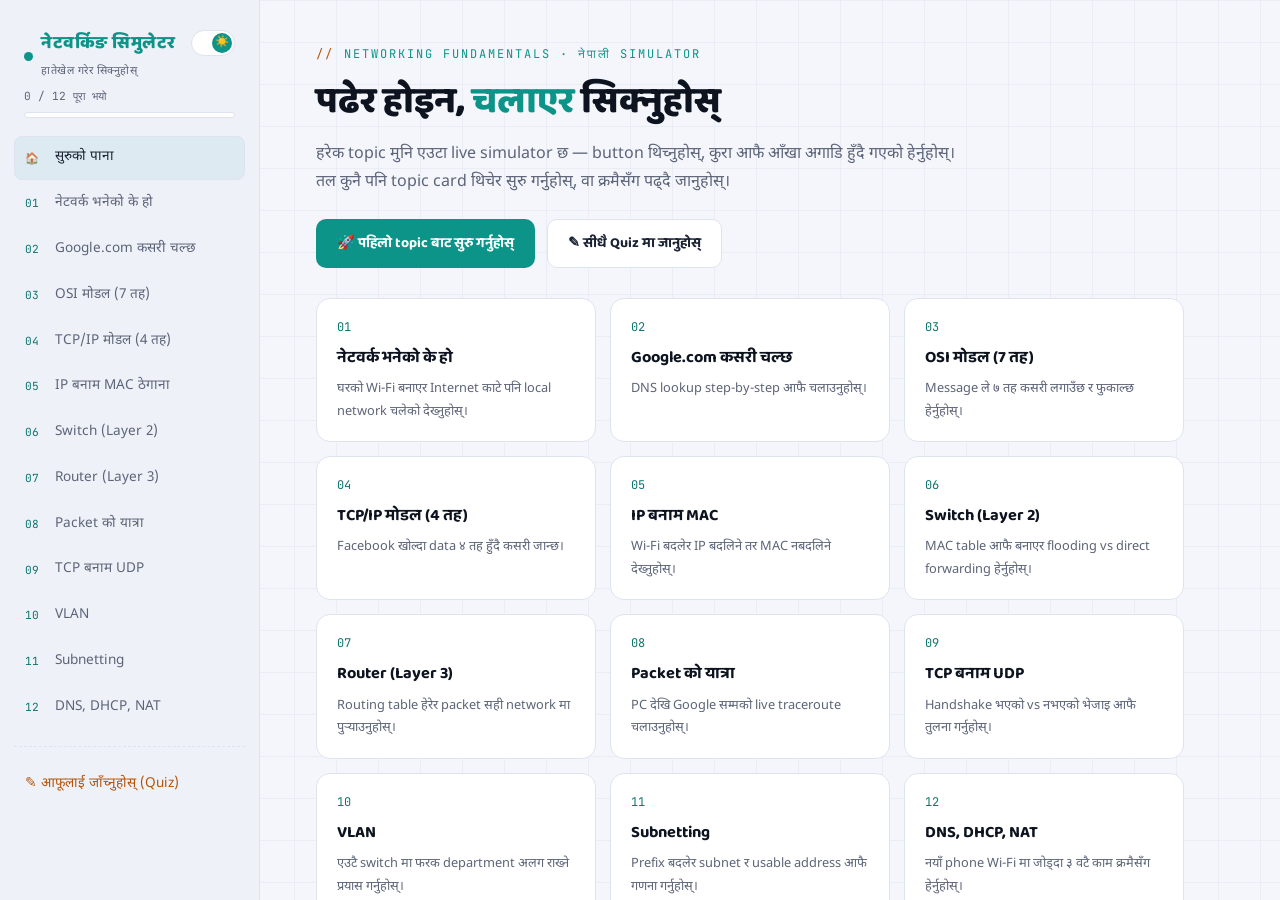
<file: index.html>
<!DOCTYPE html>
<html lang="ne" data-theme="dark">
<head>
<meta charset="UTF-8">
<meta name="viewport" content="width=device-width, initial-scale=1.0">
<meta name="description" content="Interactive networking simulator for learning core networking concepts in Nepali.">
<meta name="theme-color" content="#0a0f1a">
<title>नेटवर्किङ सिमुलेटर — हातेखेल गरेर सिक्नुहोस्</title>
<link rel="preconnect" href="https://fonts.googleapis.com">
<link rel="preconnect" href="https://fonts.gstatic.com" crossorigin>
<link href="https://fonts.googleapis.com/css2?family=Baloo+2:wght@500;600;700;800&family=Noto+Sans+Devanagari:wght@400;500;600;700&family=JetBrains+Mono:wght@400;500;700&display=swap" rel="stylesheet">
<link rel="stylesheet" href="styles.css">
</head>
<body>
<a class="skip-link" href="#main-content">मुख्य सामग्रीमा जानुहोस्</a>
<div class="shell">

  <nav class="side" aria-label="Main navigation">
    <div class="brand-row">
      <div class="brand"><span class="dot-pulse"></span><div>नेटवर्किङ सिमुलेटर<small>हातेखेल गरेर सिक्नुहोस्</small></div></div>
      <button id="themeToggle" title="Dark / Light mode"><span class="knob">🌙</span></button>
    </div>
    <div class="progress-wrap">
      <div class="progress-label"><span id="progressText">0 / 12 पूरा भयो</span></div>
      <div class="progress-track"><div class="progress-fill" id="progressFill"></div></div>
    </div>
    <ul class="navlist">
      <li><a class="navgo" data-target="home"><span class="num">🏠</span> सुरुको पाना</a></li>
      <li><a class="navgo" data-target="t1" data-topic="1"><span class="num">01</span> नेटवर्क भनेको के हो<span class="check">✓</span></a></li>
      <li><a class="navgo" data-target="t2" data-topic="2"><span class="num">02</span> Google.com कसरी चल्छ<span class="check">✓</span></a></li>
      <li><a class="navgo" data-target="t3" data-topic="3"><span class="num">03</span> OSI मोडल (7 तह)<span class="check">✓</span></a></li>
      <li><a class="navgo" data-target="t4" data-topic="4"><span class="num">04</span> TCP/IP मोडल (4 तह)<span class="check">✓</span></a></li>
      <li><a class="navgo" data-target="t5" data-topic="5"><span class="num">05</span> IP बनाम MAC ठेगाना<span class="check">✓</span></a></li>
      <li><a class="navgo" data-target="t6" data-topic="6"><span class="num">06</span> Switch (Layer 2)<span class="check">✓</span></a></li>
      <li><a class="navgo" data-target="t7" data-topic="7"><span class="num">07</span> Router (Layer 3)<span class="check">✓</span></a></li>
      <li><a class="navgo" data-target="t8" data-topic="8"><span class="num">08</span> Packet को यात्रा<span class="check">✓</span></a></li>
      <li><a class="navgo" data-target="t9" data-topic="9"><span class="num">09</span> TCP बनाम UDP<span class="check">✓</span></a></li>
      <li><a class="navgo" data-target="t10" data-topic="10"><span class="num">10</span> VLAN<span class="check">✓</span></a></li>
      <li><a class="navgo" data-target="t11" data-topic="11"><span class="num">11</span> Subnetting<span class="check">✓</span></a></li>
      <li><a class="navgo" data-target="t12" data-topic="12"><span class="num">12</span> DNS, DHCP, NAT<span class="check">✓</span></a></li>
      <li class="quiz-link"><a class="navgo" data-target="quiz">✎ आफूलाई जाँच्नुहोस् (Quiz)</a></li>
    </ul>
  </nav>

  <main id="main-content" tabindex="-1">

    <!-- HOME -->
    <div class="page" id="page-home">
      <div class="eyebrow">Networking Fundamentals · नेपाली Simulator</div>
      <h1 class="title">पढेर होइन, <span class="accent">चलाएर</span> सिक्नुहोस्</h1>
      <p class="subtitle">हरेक topic मुनि एउटा live simulator छ — button थिच्नुहोस्, कुरा आफै आँखा अगाडि हुँदै गएको हेर्नुहोस्। तल कुनै पनि topic card थिचेर सुरु गर्नुहोस्, वा क्रमैसँग पढ्दै जानुहोस्।</p>
      <div class="hero-actions">
        <button class="primary navgo" data-target="t1">🚀 पहिलो topic बाट सुरु गर्नुहोस्</button>
        <button class="navgo" data-target="quiz">✎ सीधै Quiz मा जानुहोस्</button>
      </div>
      <div class="home-grid">
        <div class="topic-card navgo" data-target="t1"><div class="tnum">01</div><h3>नेटवर्क भनेको के हो</h3><p>घरको Wi-Fi बनाएर Internet काटे पनि local network चलेको देख्नुहोस्।</p></div>
        <div class="topic-card navgo" data-target="t2"><div class="tnum">02</div><h3>Google.com कसरी चल्छ</h3><p>DNS lookup step-by-step आफै चलाउनुहोस्।</p></div>
        <div class="topic-card navgo" data-target="t3"><div class="tnum">03</div><h3>OSI मोडल (7 तह)</h3><p>Message ले ७ तह कसरी लगाउँछ र फुकाल्छ हेर्नुहोस्।</p></div>
        <div class="topic-card navgo" data-target="t4"><div class="tnum">04</div><h3>TCP/IP मोडल (4 तह)</h3><p>Facebook खोल्दा data ४ तह हुँदै कसरी जान्छ।</p></div>
        <div class="topic-card navgo" data-target="t5"><div class="tnum">05</div><h3>IP बनाम MAC</h3><p>Wi-Fi बदलेर IP बदलिने तर MAC नबदलिने देख्नुहोस्।</p></div>
        <div class="topic-card navgo" data-target="t6"><div class="tnum">06</div><h3>Switch (Layer 2)</h3><p>MAC table आफै बनाएर flooding vs direct forwarding हेर्नुहोस्।</p></div>
        <div class="topic-card navgo" data-target="t7"><div class="tnum">07</div><h3>Router (Layer 3)</h3><p>Routing table हेरेर packet सही network मा पुर्‍याउनुहोस्।</p></div>
        <div class="topic-card navgo" data-target="t8"><div class="tnum">08</div><h3>Packet को यात्रा</h3><p>PC देखि Google सम्मको live traceroute चलाउनुहोस्।</p></div>
        <div class="topic-card navgo" data-target="t9"><div class="tnum">09</div><h3>TCP बनाम UDP</h3><p>Handshake भएको vs नभएको भेजाइ आफै तुलना गर्नुहोस्।</p></div>
        <div class="topic-card navgo" data-target="t10"><div class="tnum">10</div><h3>VLAN</h3><p>एउटै switch मा फरक department अलग राख्ने प्रयास गर्नुहोस्।</p></div>
        <div class="topic-card navgo" data-target="t11"><div class="tnum">11</div><h3>Subnetting</h3><p>Prefix बदलेर subnet र usable address आफै गणना गर्नुहोस्।</p></div>
        <div class="topic-card navgo" data-target="t12"><div class="tnum">12</div><h3>DNS, DHCP, NAT</h3><p>नयाँ phone Wi-Fi मा जोड्दा ३ वटै काम क्रमैसँग हेर्नुहोस्।</p></div>
      </div>
      <footer>नेटवर्किङ पूर्ण नोट्स · मूल १२ topic बाट सिमुलेटर सहित तयार पारिएको नेपाली अध्ययन सामग्री।</footer>
    </div>

    <!-- T1 -->
    <div class="page" id="page-t1">
      <div class="topic-head"><div class="badge">1</div><h2>नेटवर्क भनेको के हो?</h2><button class="mark-read" data-topic="1">○ पढिसकें</button></div>
      <div class="topic-body">
        <p><strong>Network</strong> भनेको दुई वा बढी device (laptop, phone, TV) आपसमा जोडिएर data आदानप्रदान गर्ने प्रणाली हो। घरको <strong>Router</strong> ले यी device लाई एकअर्कासँग र Internet सँग जोड्छ।</p>
        <div class="sim-box">
          <div class="sim-title">Home Network Builder</div>
          <div class="flow track" id="t1trackLAN">
            <span class="step" id="t1-laptop">💻 Laptop</span><span class="arrow">↔</span>
            <span class="step" id="t1-router">📶 Router</span><span class="arrow">↔</span>
            <span class="step" id="t1-phone">📱 Phone</span><span class="arrow">↔</span>
            <span class="step" id="t1-tv">📺 Smart TV</span>
            <div class="dot" id="t1dot"></div>
          </div>
          <div class="flow" style="margin-top:14px">
            <span class="step">📶 Router</span>
            <span class="arrow" id="t1-cutarrow">↔</span>
            <span class="step">🌐 ISP</span>
            <span class="arrow" id="t1-cutarrow2">↔</span>
            <span class="step">☁️ Internet</span>
          </div>
          <div class="sim-controls">
            <button id="t1-cut">🔌 Internet line काट्नुहोस्</button>
            <button id="t1-cast" class="primary">▶ Phone बाट TV मा Cast गर्नुहोस्</button>
            <button id="t1-reset">↺ Reset</button>
          </div>
          <div class="sim-log" id="t1log"></div>
        </div>
        <div class="example-box">
          <div class="ex-label">🎯 के देख्नुभयो?</div>
          <p>Internet line काटे पनि Laptop, Phone, TV बीचको <strong>local network</strong> भने चलिरहन्छ — किनभने casting/file-sharing को लागि बाहिरको Internet चाहिँदैन, घर भित्रको router मात्र भए पुग्छ।</p>
        </div>
      </div>
      <div class="page-nav"><a class="navgo" data-target="home">← Home</a><a class="navgo" data-target="t2">अर्को: Google.com कसरी चल्छ →</a></div>
    </div>

    <!-- T2 -->
    <div class="page" id="page-t2">
      <div class="topic-head"><div class="badge">2</div><h2>Google.com कसरी काम गर्छ?</h2><button class="mark-read" data-topic="2">○ पढिसकें</button></div>
      <div class="topic-body">
        <p>Browser मा domain टाइप गर्दा सबैभन्दा पहिले <strong>DNS</strong> ले त्यो नाम (google.com) लाई असली IP address मा बदल्छ, अनि मात्र request पठाइन्छ।</p>
        <div class="sim-box">
          <div class="sim-title">DNS Lookup Simulator</div>
          <div class="flow track" id="t2track">
            <span class="step" id="t2-browser">🖥️ Browser</span><span class="arrow">→</span>
            <span class="step" id="t2-dns">🗂️ DNS Server</span><span class="arrow">→</span>
            <span class="step" id="t2-router">📡 Router</span><span class="arrow">→</span>
            <span class="step" id="t2-server">🔍 Server</span>
            <div class="dot" id="t2dot"></div>
          </div>
          <div class="sim-controls">
            <input class="sim-input" id="t2-domain" type="text" value="google.com" placeholder="जस्तै facebook.com">
            <button id="t2-go" class="primary">🔎 Search गर्नुहोस्</button>
            <button id="t2-reset">↺ Reset</button>
          </div>
          <div class="sim-log" id="t2log"></div>
        </div>
        <div class="example-box">
          <div class="ex-label">🎯 सम्झनुहोस्</div>
          <p>domain नाम मान्छेले सम्झन सजिलो हुन्छ, तर network ले चाहिँ चिन्ने भनेको <strong>IP address</strong> मात्र हो — त्यो अनुवाद गर्ने काम DNS ले गर्छ।</p>
        </div>
      </div>
      <div class="page-nav"><a class="navgo" data-target="t1">← अघिल्लो</a><a class="navgo" data-target="t3">अर्को: OSI मोडल →</a></div>
    </div>

    <!-- T3 -->
    <div class="page" id="page-t3">
      <div class="topic-head"><div class="badge">3</div><h2>OSI मोडल (7 तह)</h2><button class="mark-read" data-topic="3">○ पढिसकें</button></div>
      <div class="topic-body">
        <p>कुनै पनि message पठाउँदा त्यो <strong>7 तह</strong> हुँदै तल झर्छ (Encapsulation), अनि receiver मा उही 7 तह उल्टो क्रममा हुँदै माथि उक्लन्छ (Decapsulation)।</p>
        <div class="sim-box">
          <div class="sim-title">Encapsulation / Decapsulation Simulator</div>
          <div class="sim-controls">
            <input class="sim-input" id="t3-msg" type="text" value="Hello" placeholder="Message लेख्नुहोस्">
            <button id="t3-go" class="primary">▶ पठाउनुहोस् (Send)</button>
            <button id="t3-reset">↺ Reset</button>
          </div>
          <div class="sim-grid2" style="margin-top:14px;position:relative;">
            <div>
              <div class="col-title">🖥️ Sender (तल झर्दै)</div>
              <div id="t3-sender"></div>
            </div>
            <div>
              <div class="col-title">🖥️ Receiver (माथि उक्लिँदै)</div>
              <div id="t3-receiver"></div>
            </div>
            <div class="dot" id="t3dot"></div>
          </div>
          <div class="sim-log" id="t3log"></div>
        </div>
        <div class="example-box">
          <div class="ex-label">🎯 Real-life</div>
          <p>WhatsApp मा "Hello" पठाउँदा यही ७ तह भित्रभित्रै चल्छ — encryption (Layer 6), टुक्रा पार्ने (Layer 4, TCP), अनि अन्त्यमा Wi-Fi signal (Layer 1) भएर हावामा उड्छ।</p>
        </div>
      </div>
      <div class="page-nav"><a class="navgo" data-target="t2">← अघिल्लो</a><a class="navgo" data-target="t4">अर्को: TCP/IP मोडल →</a></div>
    </div>

    <!-- T4 -->
    <div class="page" id="page-t4">
      <div class="topic-head"><div class="badge">4</div><h2>TCP/IP मोडल (4 तहहरू)</h2><button class="mark-read" data-topic="4">○ पढिसकें</button></div>
      <div class="topic-body">
        <p>वास्तविक Internet ले प्रयोग गर्ने practical model यही हो — OSI को ७ तहलाई सजिलो ४ तहमा संक्षेप गरिएको।</p>
        <div class="sim-box">
          <div class="sim-title">Facebook App खोल्दा — 4-Layer Simulator</div>
          <div class="sim-controls">
            <button id="t4-go" class="primary">▶ Facebook खोल्नुहोस्</button>
            <button id="t4-reset">↺ Reset</button>
          </div>
          <div id="t4-layers" style="margin-top:14px;"></div>
          <div class="sim-log" id="t4log"></div>
        </div>
      </div>
      <div class="page-nav"><a class="navgo" data-target="t3">← अघिल्लो</a><a class="navgo" data-target="t5">अर्को: IP बनाम MAC →</a></div>
    </div>

    <!-- T5 -->
    <div class="page" id="page-t5">
      <div class="topic-head"><div class="badge">5</div><h2>IP Address बनाम MAC Address</h2><button class="mark-read" data-topic="5">○ पढिसकें</button></div>
      <div class="topic-body">
        <p><strong>IP</strong> = घर बदल्दा बदलिने ठेगाना (Software ले दिने)। <strong>MAC</strong> = जन्म प्रमाणपत्रको number जस्तै, सधैं उही (device मा burn-in गरिएको)।</p>
        <div class="sim-box">
          <div class="sim-title">Laptop लिएर यात्रा गर्नुहोस्</div>
          <div class="sim-grid2">
            <div class="diagram" style="margin:0;">
              <div class="col-title">IP Address (Logical)</div>
              <div class="step" id="t5-ip" style="display:inline-block;font-size:1rem;">192.168.1.15</div>
            </div>
            <div class="diagram" style="margin:0;">
              <div class="col-title">MAC Address (Physical)</div>
              <div class="step" id="t5-mac" style="display:inline-block;font-size:1rem;">3C:97:0E:1A:B2:C4</div>
            </div>
          </div>
          <div class="sim-controls">
            <button id="t5-home">🏠 घरको Wi-Fi मा जोड्नुहोस्</button>
            <button id="t5-office">🏢 Office को Wi-Fi मा जोड्नुहोस्</button>
            <button id="t5-cafe">☕ Cafe को Wi-Fi मा जोड्नुहोस्</button>
          </div>
          <div class="sim-log" id="t5log"></div>
        </div>
        <div class="note-box">धेरै office/school ले <strong>MAC filtering</strong> प्रयोग गरेर "यी device मात्र जोडिन पाउने" भनी नियन्त्रण गर्छन् — किनभने MAC कहिल्यै बदलिँदैन।</div>
      </div>
      <div class="page-nav"><a class="navgo" data-target="t4">← अघिल्लो</a><a class="navgo" data-target="t6">अर्को: Switch →</a></div>
    </div>

    <!-- T6 -->
    <div class="page" id="page-t6">
      <div class="topic-head"><div class="badge">6</div><h2>Switch Operation (Layer 2)</h2><button class="mark-read" data-topic="6">○ पढिसकें</button></div>
      <div class="topic-body">
        <p><strong>Switch</strong> ले जोडिएका हरेक device को MAC address सिकेर आफ्नो <code class="tag">MAC Address Table</code> मा राख्छ। पहिलो पटक थाहा नभएसम्म सबैतिर पठाउँछ (<em>flooding</em>), पछि सीधै सही port मा मात्र पठाउँछ।</p>
        <div class="sim-box">
          <div class="sim-title">3-Port Switch Simulator</div>
          <div class="flow track" id="t6track">
            <span class="step" id="t6-pc1">💻 PC1 (Port1)</span>
            <span class="step" id="t6-switch">🔀 Switch</span>
            <span class="step" id="t6-pc2">💻 PC2 (Port2)</span>
            <span class="step" id="t6-pc3">💻 PC3 (Port3)</span>
            <div class="dot" id="t6dot"></div>
          </div>
          <table style="margin-top:12px;">
            <thead><tr><th>MAC Address</th><th>Port</th></tr></thead>
            <tbody id="t6table"><tr><td colspan="2" style="color:var(--text-dim)">— table खाली छ —</td></tr></tbody>
          </table>
          <div class="sim-controls">
            <button id="t6-send" class="primary">▶ PC1 → PC3 पठाउनुहोस्</button>
            <button id="t6-reset">↺ Reset (table मेटाउनुहोस्)</button>
          </div>
          <div class="sim-log" id="t6log"></div>
        </div>
      </div>
      <div class="page-nav"><a class="navgo" data-target="t5">← अघिल्लो</a><a class="navgo" data-target="t7">अर्को: Router →</a></div>
    </div>

    <!-- T7 -->
    <div class="page" id="page-t7">
      <div class="topic-head"><div class="badge">7</div><h2>Router Operation (Layer 3)</h2><button class="mark-read" data-topic="7">○ पढिसकें</button></div>
      <div class="topic-body">
        <p><strong>Router</strong> ले फरक-फरक network हरूलाई जोड्छ, र <code class="tag">Routing Table</code> हेरेर IP अनुसार packet कहाँ पठाउने भनी निर्णय गर्छ।</p>
        <div class="sim-box">
          <div class="sim-title">Kathmandu ⇄ Pokhara Router Simulator</div>
          <div class="flow track" id="t7track">
            <span class="step" id="t7-a">💻 KTM Host<br>192.168.1.0/24</span><span class="arrow">⇄</span>
            <span class="step" id="t7-router">📡 Router</span><span class="arrow">⇄</span>
            <span class="step" id="t7-b">💻 Pokhara Host<br>10.10.10.0/24</span>
            <div class="dot" id="t7dot"></div>
          </div>
          <table style="margin-top:12px;">
            <thead><tr><th>Destination Network</th><th>Next Hop</th></tr></thead>
            <tbody>
              <tr id="t7row1"><td>192.168.1.0/24</td><td>Directly Connected</td></tr>
              <tr id="t7row2"><td>10.10.10.0/24</td><td>Directly Connected</td></tr>
            </tbody>
          </table>
          <div class="sim-controls">
            <button id="t7-go" class="primary">▶ KTM → Pokhara Packet पठाउनुहोस्</button>
            <button id="t7-reset">↺ Reset</button>
          </div>
          <div class="sim-log" id="t7log"></div>
        </div>
      </div>
      <div class="page-nav"><a class="navgo" data-target="t6">← अघिल्लो</a><a class="navgo" data-target="t8">अर्को: Packet को यात्रा →</a></div>
    </div>

    <!-- T8 -->
    <div class="page" id="page-t8">
      <div class="topic-head"><div class="badge">8</div><h2>Packet को यात्रा (PC देखि Google सम्म)</h2><button class="mark-read" data-topic="8">○ पढिसकें</button></div>
      <div class="topic-body">
        <p>तिम्रो PC बाट Google.com सम्म packet यसरी यात्रा गर्छ। Windows मा <code class="tag">tracert google.com</code> ले यही हरेक hop देखाउँछ।</p>
        <div class="sim-box">
          <div class="sim-title">Live Traceroute Simulator</div>
          <div class="flow track" id="t8track">
            <span class="step" id="t8-1">💻 PC</span><span class="arrow">→</span>
            <span class="step" id="t8-2">🔀 Switch</span><span class="arrow">→</span>
            <span class="step" id="t8-3">📡 Router</span><span class="arrow">→</span>
            <span class="step" id="t8-4">🌐 ISP</span><span class="arrow">→</span>
            <span class="step" id="t8-5">☁️ Internet</span><span class="arrow">→</span>
            <span class="step" id="t8-6">🔍 Google</span>
            <div class="dot" id="t8dot"></div>
          </div>
          <div class="sim-controls">
            <button id="t8-go" class="primary">▶ Traceroute सुरु गर्नुहोस्</button>
            <button id="t8-reset">↺ Reset</button>
          </div>
          <div class="sim-log" id="t8log"></div>
        </div>
      </div>
      <div class="page-nav"><a class="navgo" data-target="t7">← अघिल्लो</a><a class="navgo" data-target="t9">अर्को: TCP बनाम UDP →</a></div>
    </div>

    <!-- T9 -->
    <div class="page" id="page-t9">
      <div class="topic-head"><div class="badge">9</div><h2>TCP बनाम UDP</h2><button class="mark-read" data-topic="9">○ पढिसकें</button></div>
      <div class="topic-body">
        <p><strong>TCP</strong> पहिले handshake गरेर connection बनाउँछ, हरेक data को ACK आउँछ — data हराउँदैन। <strong>UDP</strong> सीधै पठाउँछ, छिटो तर data हराउन सक्छ।</p>
        <div class="sim-box">
          <div class="sim-title">Banking (TCP) vs Video Call (UDP) Simulator</div>
          <div class="flow track" id="t9track">
            <span class="step" id="t9-a">📱 Sender</span>
            <span class="step" id="t9-b">📱 Receiver</span>
            <div class="dot" id="t9dot"></div>
          </div>
          <div class="sim-controls">
            <button id="t9-tcp" class="primary">🏦 TCP मार्फत पठाउनुहोस् (Banking)</button>
            <button id="t9-udp">📹 UDP मार्फत पठाउनुहोस् (Video Call)</button>
            <button id="t9-reset">↺ Reset</button>
          </div>
          <div class="sim-log" id="t9log"></div>
        </div>
      </div>
      <div class="page-nav"><a class="navgo" data-target="t8">← अघिल्लो</a><a class="navgo" data-target="t10">अर्को: VLAN →</a></div>
    </div>

    <!-- T10 -->
    <div class="page" id="page-t10">
      <div class="topic-head"><div class="badge">10</div><h2>VLAN (Virtual LAN)</h2><button class="mark-read" data-topic="10">○ पढिसकें</button></div>
      <div class="topic-body">
        <p><strong>VLAN</strong> ले एउटै physical switch लाई logically फरक-फरक भागमा बाँड्छ — सुरक्षा र performance दुवै सुधार गर्छ।</p>
        <div class="sim-box">
          <div class="sim-title">Office Switch — HR / IT / Finance VLAN Simulator</div>
          <div class="vlan-wrap">
            <div class="vlan-pc v10">VLAN 10<br>HR-1</div>
            <div class="vlan-pc v10">VLAN 10<br>HR-2</div>
            <div class="vlan-pc v20">VLAN 20<br>IT-1</div>
            <div class="vlan-pc v20">VLAN 20<br>IT-2</div>
            <div class="vlan-pc v30">VLAN 30<br>Finance-1</div>
            <div class="vlan-pc v30">VLAN 30<br>Finance-2</div>
          </div>
          <div class="sim-controls">
            <span style="font-family:var(--mono);font-size:.78rem;color:var(--text-dim)">कोबाट → कोलाई:</span>
            <select class="sim-input" id="t10-from">
              <option value="HR-1">HR-1</option><option value="IT-1">IT-1</option><option value="Finance-1">Finance-1</option>
            </select>
            <select class="sim-input" id="t10-to">
              <option value="HR-2">HR-2</option><option value="IT-2">IT-2</option><option value="Finance-2">Finance-2</option>
            </select>
            <button id="t10-go" class="primary">▶ Access प्रयास गर्नुहोस्</button>
            <button id="t10-reset">↺ Reset</button>
          </div>
          <div class="sim-log" id="t10log"></div>
        </div>
      </div>
      <div class="page-nav"><a class="navgo" data-target="t9">← अघिल्लो</a><a class="navgo" data-target="t11">अर्को: Subnetting →</a></div>
    </div>

    <!-- T11 -->
    <div class="page" id="page-t11">
      <div class="topic-head"><div class="badge">11</div><h2>Subnetting उदाहरण</h2><button class="mark-read" data-topic="11">○ पढिसकें</button></div>
      <div class="topic-body">
        <p><strong>Subnetting</strong> ले एउटा ठूलो network लाई साना-साना subnet हरूमा बाँड्छ। तल <code class="tag">192.168.1.0/24</code> लाई फरक-फरक prefix मा बाँडेर हेर्नुहोस्।</p>
        <div class="sim-box">
          <div class="sim-title">Subnet Calculator Simulator</div>
          <div class="sim-controls">
            <button class="t11-btn" data-p="24">/24</button>
            <button class="t11-btn primary" data-p="25">/25</button>
            <button class="t11-btn" data-p="26">/26</button>
            <button class="t11-btn" data-p="27">/27</button>
            <button class="t11-btn" data-p="28">/28</button>
          </div>
          <div class="subnet-summary">
            <div class="metric"><div class="num" id="t11-count">2</div><div class="lab">वटा subnet</div></div>
            <div class="metric"><div class="num" id="t11-usable">126</div><div class="lab">usable address / subnet</div></div>
          </div>
          <div id="t11-blocks"></div>
        </div>
      </div>
      <div class="page-nav"><a class="navgo" data-target="t10">← अघिल्लो</a><a class="navgo" data-target="t12">अर्को: DNS, DHCP, NAT →</a></div>
    </div>

    <!-- T12 -->
    <div class="page" id="page-t12">
      <div class="topic-head"><div class="badge">12</div><h2>DNS, DHCP, NAT — छोटो चिनारी</h2><button class="mark-read" data-topic="12">○ पढिसकें</button></div>
      <div class="topic-body">
        <table>
          <thead><tr><th>Term</th><th>पूरा नाम</th><th>के गर्छ</th></tr></thead>
          <tbody>
            <tr><td>DNS</td><td>Domain Name System</td><td>domain नाम लाई IP मा बदल्छ</td></tr>
            <tr><td>DHCP</td><td>Dynamic Host Configuration Protocol</td><td>client लाई automatically IP दिन्छ</td></tr>
            <tr><td>NAT</td><td>Network Address Translation</td><td>Private IP लाई Public IP मा बदल्छ</td></tr>
          </tbody>
        </table>
        <div class="sim-box">
          <div class="sim-title">नयाँ Phone घरको Wi-Fi मा जोड्ने Simulator</div>
          <div class="sim-controls">
            <button id="t12-dhcp" class="primary">1️⃣ DHCP: IP माग्नुहोस्</button>
            <button id="t12-dns" disabled>2️⃣ DNS: facebook.com खोज्नुहोस्</button>
            <button id="t12-nat" disabled>3️⃣ NAT: Internet मा पठाउनुहोस्</button>
            <button id="t12-reset">↺ Reset</button>
          </div>
          <div class="sim-log" id="t12log"></div>
        </div>
      </div>
      <div class="page-nav"><a class="navgo" data-target="t11">← अघिल्लो</a><a class="navgo" data-target="quiz">अर्को: Quiz दिनुहोस् →</a></div>
    </div>

    <!-- QUIZ -->
    <div class="page" id="page-quiz">
      <div class="quiz-head">
        <div class="eyebrow">Self Test</div>
        <h2>आफूलाई जाँच्नुहोस्</h2>
        <p>माथिका १२ वटा topic बाट १२ वटा प्रश्न। सबै छान्नुहोस् अनि "उत्तर जाँच्नुहोस्" थिच्नुहोस्।</p>
      </div>
      <form id="quizForm"></form>
      <div class="quiz-actions">
        <button id="submitBtn" type="button" disabled>उत्तर जाँच्नुहोस्</button>
        <button id="retryBtn" type="button">फेरि प्रयास गर्नुहोस्</button>
      </div>
      <div id="scoreBox">
        <div class="big" id="scoreNum">0 / 12</div>
        <div class="label">तिम्रो score</div>
        <div class="remark" id="scoreRemark"></div>
      </div>
      <div class="page-nav"><a class="navgo" data-target="t12">← अघिल्लो</a><a class="navgo" data-target="home">🏠 Home मा फर्कनुहोस्</a></div>
    </div>

  </main>
</div>

<script src="script.js"></script>
</body>
</html>
</file>
<file: styles.css>
:root{
    --mono: 'JetBrains Mono', monospace;
    --display: 'Baloo 2', 'Noto Sans Devanagari', sans-serif;
    --body: 'Noto Sans Devanagari', sans-serif;
  }
  html[data-theme="dark"]{
    --bg:#0a0f1a; --panel:#10192b; --panel-2:#0d1522; --line:#1e2c45;
    --cyan:#35e0c4; --cyan-dim:#1c8f7c; --amber:#f5a942; --pink:#ff6b9d;
    --text:#e7ecf5; --text-dim:#8b96ad; --heading:#ffffff; --body-text:#c9d2e3;
    --soft-cyan-bg:rgba(53,224,196,.08); --soft-cyan-bg2:rgba(53,224,196,.1);
    --soft-amber-bg:rgba(245,169,66,.08); --amber-text:#ecd9b8;
    --soft-green-bg:rgba(34,197,94,.1); --green:#22c55e; --green-text:#bbf7d0;
    --soft-red-bg:rgba(239,68,68,.1); --red:#ef4444; --red-text:#fecaca;
    --grid-opacity:.25; --btn-ink:#04140f; --shadow:0 10px 30px rgba(0,0,0,.35);
  }
  html[data-theme="light"]{
    --bg:#f4f6fb; --panel:#ffffff; --panel-2:#eef1f8; --line:#dde3ef;
    --cyan:#0d9488; --cyan-dim:#0f766e; --amber:#b45309; --pink:#be185d;
    --text:#1a2233; --text-dim:#5c6478; --heading:#0d1420; --body-text:#2c3446;
    --soft-cyan-bg:rgba(13,148,136,.07); --soft-cyan-bg2:rgba(13,148,136,.1);
    --soft-amber-bg:rgba(180,83,9,.08); --amber-text:#7c3d0a;
    --soft-green-bg:rgba(22,163,74,.1); --green:#16a34a; --green-text:#14532d;
    --soft-red-bg:rgba(220,38,38,.09); --red:#dc2626; --red-text:#7f1d1d;
    --grid-opacity:.5; --btn-ink:#ffffff; --shadow:0 10px 30px rgba(20,30,60,.08);
  }
  *{box-sizing:border-box;margin:0;padding:0;}
  html{scroll-behavior:smooth;}
  body{background:var(--bg);color:var(--text);font-family:var(--body);line-height:1.75;font-size:16px;min-height:100vh;transition:background .25s ease,color .25s ease;}
  .skip-link{position:absolute;left:16px;top:-48px;z-index:1000;background:var(--cyan);color:var(--btn-ink);padding:10px 14px;border-radius:999px;font-weight:700;text-decoration:none;transition:top .2s ease;}
  .skip-link:focus{top:16px;}
  ::selection{background:var(--cyan);color:var(--btn-ink);}
  :focus-visible{outline:2px solid var(--cyan);outline-offset:2px;}
  button,input,select{font:inherit;}
  .page{scroll-margin-top:24px;}
  body::before{content:"";position:fixed;inset:0;background-image:linear-gradient(var(--line) 1px,transparent 1px),linear-gradient(90deg,var(--line) 1px,transparent 1px);background-size:42px 42px;opacity:var(--grid-opacity);pointer-events:none;z-index:0;transition:opacity .25s ease;}
  a{color:var(--cyan);text-decoration:none;}
  .shell{display:flex;height:100vh;position:relative;z-index:1;}
  nav.side{width:260px;flex-shrink:0;height:100vh;padding:28px 14px;border-right:1px solid var(--line);background:var(--panel-2);overflow-y:auto;transition:background .25s ease,border-color .25s ease;}
  .brand-row{display:flex;align-items:flex-start;justify-content:space-between;gap:8px;padding:0 10px 6px;}
  .brand{font-family:var(--display);font-weight:800;font-size:1.1rem;color:var(--cyan);letter-spacing:.5px;display:flex;align-items:center;gap:8px;}
  .brand small{display:block;font-family:var(--body);font-weight:400;font-size:.68rem;color:var(--text-dim);margin-top:3px;}
  .dot-pulse{width:9px;height:9px;border-radius:50%;background:var(--cyan);box-shadow:0 0 0 0 rgba(53,224,196,.6);animation:pulse 2s infinite;flex-shrink:0;margin-top:4px;}
  @keyframes pulse{0%{box-shadow:0 0 0 0 rgba(53,224,196,.55);}70%{box-shadow:0 0 0 10px rgba(53,224,196,0);}100%{box-shadow:0 0 0 0 rgba(53,224,196,0);}}
  #themeToggle{width:44px;height:26px;border-radius:20px;border:1px solid var(--line);background:var(--panel);cursor:pointer;position:relative;flex-shrink:0;padding:0;margin-top:2px;}
  #themeToggle .knob{position:absolute;top:2px;left:2px;width:20px;height:20px;border-radius:50%;background:var(--cyan);display:flex;align-items:center;justify-content:center;font-size:.7rem;transition:left .2s ease;}
  html[data-theme="light"] #themeToggle .knob{left:20px;}
  .progress-wrap{padding:0 10px 18px;}
  .progress-label{display:flex;justify-content:space-between;font-family:var(--mono);font-size:.7rem;color:var(--text-dim);margin-bottom:6px;}
  .progress-track{height:6px;border-radius:6px;background:var(--panel);border:1px solid var(--line);overflow:hidden;}
  .progress-fill{height:100%;width:0%;background:linear-gradient(90deg,var(--cyan),var(--cyan-dim));transition:width .3s ease;}
  .navlist{list-style:none;display:flex;flex-direction:column;gap:2px;}
  .navlist a{display:flex;align-items:center;gap:10px;padding:9px 10px;border-radius:8px;color:var(--text-dim);font-size:.85rem;border:1px solid transparent;transition:.15s;cursor:pointer;}
  .navlist a .num{font-family:var(--mono);font-size:.7rem;color:var(--cyan-dim);width:20px;flex-shrink:0;}
  .navlist a .check{margin-left:auto;font-size:.75rem;color:var(--green);opacity:0;transition:.15s;}
  .navlist a.done .check{opacity:1;}
  .navlist a:hover,.navlist a.active{background:var(--soft-cyan-bg);color:var(--text);border-color:var(--line);}
  .navlist a.active .num{color:var(--cyan);}
  .navlist .quiz-link{margin-top:14px;border-top:1px dashed var(--line);padding-top:16px;}
  .quiz-link a{color:var(--amber) !important;}
  main{flex:1;min-width:0;overflow-y:auto;height:100vh;}
  .page{display:none;padding:44px 56px 70px;max-width:980px;}
  .page.active{display:block;animation:pagein .3s ease;}
  @keyframes pagein{from{opacity:0;transform:translateY(6px);}to{opacity:1;transform:translateY(0);}}
  .eyebrow{font-family:var(--mono);font-size:.75rem;color:var(--cyan);letter-spacing:2px;text-transform:uppercase;margin-bottom:14px;display:flex;align-items:center;gap:10px;}
  .eyebrow::before{content:"//";color:var(--amber);}
  h1.title{font-family:var(--display);font-weight:800;font-size:2.3rem;line-height:1.25;margin-bottom:16px;color:var(--heading);}
  h1.title .accent{color:var(--cyan);}
  .subtitle{color:var(--text-dim);max-width:640px;font-size:1rem;margin-bottom:6px;}
  .hero-actions{display:flex;gap:12px;margin-top:22px;flex-wrap:wrap;}
  .hero-actions button{font-family:var(--display);font-weight:700;font-size:.88rem;border-radius:10px;padding:11px 20px;cursor:pointer;border:1px solid var(--line);background:var(--panel);color:var(--text);transition:.15s;}
  .hero-actions button.primary{background:var(--cyan);color:var(--btn-ink);border-color:transparent;}
  .hero-actions button:hover{transform:translateY(-1px);}
  .home-grid{display:grid;grid-template-columns:repeat(auto-fill,minmax(230px,1fr));gap:14px;margin-top:30px;}
  .topic-card{background:var(--panel);border:1px solid var(--line);border-radius:14px;padding:18px 20px;cursor:pointer;transition:.15s;}
  .topic-card:hover{border-color:var(--cyan-dim);transform:translateY(-2px);box-shadow:var(--shadow);}
  .topic-card .tnum{font-family:var(--mono);color:var(--cyan-dim);font-size:.75rem;}
  .topic-card h3{font-family:var(--display);font-size:1.02rem;margin:6px 0 6px;color:var(--heading);}
  .topic-card p{font-size:.8rem;color:var(--text-dim);}
  .topic-head{display:flex;align-items:center;gap:14px;margin-bottom:16px;}
  .topic-head .badge{font-family:var(--mono);font-weight:700;font-size:.95rem;color:var(--btn-ink);background:var(--cyan);width:34px;height:34px;border-radius:9px;display:flex;align-items:center;justify-content:center;flex-shrink:0;}
  .topic-head h2{font-family:var(--display);font-weight:700;font-size:1.45rem;color:var(--heading);flex:1;}
  .mark-read{font-family:var(--mono);font-size:.7rem;color:var(--text-dim);background:var(--panel);border:1px solid var(--line);border-radius:20px;padding:7px 14px;cursor:pointer;display:flex;align-items:center;gap:6px;white-space:nowrap;transition:.15s;}
  .mark-read:hover{border-color:var(--cyan-dim);}
  .mark-read.done{background:var(--soft-green-bg);color:var(--green);border-color:var(--green);}
  .topic-body p{margin-bottom:12px;color:var(--body-text);}
  .topic-body p strong{color:var(--cyan);font-weight:600;}
  code.tag{font-family:var(--mono);font-size:.83rem;color:var(--amber);background:var(--soft-amber-bg);padding:2px 6px;border-radius:5px;}
  .diagram{background:var(--panel);border:1px solid var(--line);border-radius:12px;padding:20px 22px;margin:14px 0 18px;}
  .flow{display:flex;flex-wrap:wrap;align-items:center;gap:8px;font-family:var(--mono);font-size:.8rem;}
  .flow .step{background:var(--panel-2);border:1px solid var(--line);border-radius:8px;padding:8px 12px;color:var(--text);transition:.2s;}
  .flow .arrow{color:var(--cyan-dim);transition:.2s;}
  .arrow.cut{color:var(--red);}
  table{width:100%;border-collapse:collapse;margin:12px 0;font-size:.88rem;}
  th,td{padding:9px 11px;border-bottom:1px solid var(--line);text-align:left;}
  th{color:var(--cyan);font-family:var(--mono);font-weight:600;font-size:.76rem;text-transform:uppercase;letter-spacing:.5px;}
  td{color:var(--body-text);}
  tr.on td{background:var(--soft-cyan-bg);}
  .note-box{border-left:3px solid var(--amber);background:var(--soft-amber-bg);padding:11px 15px;border-radius:6px;font-size:.88rem;color:var(--amber-text);margin-top:6px;}
  .example-box{margin-top:16px;border:1px dashed var(--cyan-dim);border-radius:12px;background:var(--soft-cyan-bg2);padding:14px 16px;}
  .example-box .ex-label{font-family:var(--mono);font-size:.7rem;letter-spacing:1px;text-transform:uppercase;color:var(--cyan);display:flex;align-items:center;gap:8px;margin-bottom:8px;font-weight:700;}
  .example-box p{color:var(--body-text);font-size:.9rem;margin-bottom:0;}
  html[data-theme="dark"] .example-box strong{color:var(--cyan);}
  .example-box strong{color:var(--cyan-dim);}

  /* ---- simulator components ---- */
  .sim-box{background:var(--panel);border:1px solid var(--line);border-radius:14px;padding:20px 22px;margin:16px 0 20px;box-shadow:var(--shadow);}
  .sim-title{font-family:var(--mono);font-size:.72rem;letter-spacing:1.5px;text-transform:uppercase;color:var(--amber);margin-bottom:14px;display:flex;align-items:center;gap:8px;}
  .sim-title::before{content:"🧪";}
  .track{position:relative;}
  .dot{position:absolute;width:12px;height:12px;border-radius:50%;background:var(--amber);box-shadow:0 0 10px var(--amber);transform:translate(-50%,-50%);transition:left .55s ease,top .55s ease;opacity:0;z-index:5;pointer-events:none;left:0;top:0;}
  .dot.show{opacity:1;}
  .sim-controls{display:flex;flex-wrap:wrap;gap:10px;margin:14px 0 4px;align-items:center;}
  .sim-controls button{font-family:var(--mono);font-size:.78rem;background:var(--panel-2);color:var(--text);border:1px solid var(--line);border-radius:8px;padding:9px 14px;cursor:pointer;transition:.15s;}
  .sim-controls button:hover{border-color:var(--cyan-dim);}
  .sim-controls button:disabled{opacity:.35;cursor:not-allowed;}
  .sim-controls button.primary{background:var(--cyan);color:var(--btn-ink);border-color:transparent;font-weight:700;}
  .sim-controls button.danger{border-color:var(--red);color:var(--red-text);}
  .sim-input{font-family:var(--mono);font-size:.82rem;background:var(--panel-2);border:1px solid var(--line);border-radius:8px;padding:9px 12px;color:var(--text);}
  select.sim-input{cursor:pointer;}
  .sim-log{font-family:var(--mono);font-size:.76rem;background:var(--panel-2);border:1px solid var(--line);border-radius:8px;padding:10px 14px;margin-top:12px;height:140px;overflow-y:auto;color:var(--text-dim);}
  .sim-log .logline{padding:3px 0;color:var(--body-text);border-bottom:1px dashed var(--line);animation:fadein .3s ease;}
  .sim-log .logline:last-child{border-bottom:none;}
  @keyframes fadein{from{opacity:0;transform:translateX(-4px);}to{opacity:1;transform:translateX(0);}}
  .step.on{border-color:var(--cyan);background:var(--soft-cyan-bg);color:var(--cyan);box-shadow:0 0 0 2px var(--soft-cyan-bg) inset;}
  .step.bad{border-color:var(--red);background:var(--soft-red-bg);color:var(--red-text);}
  .status-pill{display:inline-flex;align-items:center;gap:6px;font-family:var(--mono);font-size:.76rem;padding:5px 12px;border-radius:20px;border:1px solid var(--line);background:var(--panel-2);}
  .status-pill.ok{border-color:var(--green);color:var(--green-text);background:var(--soft-green-bg);}
  .status-pill.bad{border-color:var(--red);color:var(--red-text);background:var(--soft-red-bg);}
  .sim-grid2{display:grid;grid-template-columns:1fr 1fr;gap:16px;}
  .col-title{font-family:var(--mono);font-size:.72rem;color:var(--text-dim);text-transform:uppercase;letter-spacing:1px;margin-bottom:8px;}
  .layer-row{background:var(--panel-2);border:1px solid var(--line);border-radius:8px;padding:8px 10px;margin-bottom:6px;font-size:.8rem;transition:.2s;opacity:.45;}
  .layer-row.on{opacity:1;border-color:var(--cyan);background:var(--soft-cyan-bg);}
  .layer-row b{font-family:var(--mono);color:var(--cyan-dim);margin-right:6px;}
  .layer-row.on b{color:var(--cyan);}
  .layer-row small{display:block;color:var(--text-dim);margin-top:2px;}
  .vlan-wrap{display:flex;flex-wrap:wrap;gap:10px;margin:8px 0 14px;}
  .vlan-pc{width:82px;padding:10px 6px;border-radius:10px;display:flex;flex-direction:column;align-items:center;justify-content:center;font-family:var(--mono);font-size:.68rem;border:2px solid;text-align:center;gap:2px;}
  .v10{border-color:#3b82f6;background:rgba(59,130,246,.08);color:#3b82f6;}
  .v20{border-color:#22c55e;background:rgba(34,197,94,.08);color:#16a34a;}
  .v30{border-color:#f97316;background:rgba(249,115,22,.08);color:#c2410c;}
  html[data-theme="dark"] .v10{color:#93c5fd;} html[data-theme="dark"] .v20{color:#86efac;} html[data-theme="dark"] .v30{color:#fdba74;}
  .subnet-block{padding:10px;border-radius:8px;display:flex;align-items:center;justify-content:space-between;border:1px solid var(--line);background:var(--soft-cyan-bg2);color:var(--body-text);margin-bottom:6px;font-family:var(--mono);font-size:.76rem;}
  .subnet-summary{display:flex;gap:20px;flex-wrap:wrap;margin:12px 0;}
  .subnet-summary .metric{background:var(--panel-2);border:1px solid var(--line);border-radius:10px;padding:12px 18px;text-align:center;}
  .subnet-summary .metric .num{font-family:var(--display);font-weight:800;font-size:1.5rem;color:var(--cyan);}
  .subnet-summary .metric .lab{font-family:var(--mono);font-size:.68rem;color:var(--text-dim);margin-top:2px;}
  .page-nav{display:flex;justify-content:space-between;margin-top:36px;padding-top:20px;border-top:1px dashed var(--line);gap:10px;flex-wrap:wrap;}
  .page-nav a{font-family:var(--mono);font-size:.8rem;color:var(--text-dim);border:1px solid var(--line);border-radius:8px;padding:9px 16px;transition:.15s;cursor:pointer;}
  .page-nav a:hover{border-color:var(--cyan-dim);color:var(--cyan);}

  /* ---- quiz (reused) ---- */
  .quiz-head{margin-bottom:8px;}
  .quiz-head h2{font-family:var(--display);font-weight:800;font-size:1.9rem;color:var(--heading);margin-bottom:8px;}
  .quiz-head p{color:var(--text-dim);max-width:560px;margin-bottom:26px;}
  .qcard{background:var(--panel);border:1px solid var(--line);border-radius:14px;padding:20px 22px;margin-bottom:14px;}
  .qcard .qnum{font-family:var(--mono);color:var(--cyan-dim);font-size:.76rem;margin-bottom:6px;}
  .qcard .qtext{font-weight:600;font-size:.98rem;margin-bottom:12px;color:var(--heading);}
  .options{display:flex;flex-direction:column;gap:8px;}
  .opt{display:flex;align-items:center;gap:10px;padding:11px 14px;border-radius:9px;border:1px solid var(--line);background:var(--panel-2);cursor:pointer;font-size:.88rem;color:var(--body-text);transition:.15s;}
  .opt:hover{border-color:var(--cyan-dim);}
  .opt input{accent-color:var(--cyan);width:15px;height:15px;flex-shrink:0;}
  .opt.correct{border-color:var(--green);background:var(--soft-green-bg);color:var(--green-text);}
  .opt.wrong{border-color:var(--red);background:var(--soft-red-bg);color:var(--red-text);}
  .opt.disabled{pointer-events:none;}
  .quiz-actions{display:flex;align-items:center;gap:16px;margin-top:20px;}
  #submitBtn,#retryBtn{font-family:var(--display);font-weight:700;font-size:.92rem;background:var(--cyan);color:var(--btn-ink);border:none;padding:13px 26px;border-radius:10px;cursor:pointer;transition:.15s;}
  #submitBtn:hover{transform:translateY(-1px);}
  #submitBtn:disabled{opacity:.4;cursor:not-allowed;transform:none;}
  #retryBtn{background:transparent;border:1px solid var(--line);color:var(--text);display:none;}
  #scoreBox{display:none;text-align:center;padding:30px;margin-top:10px;background:var(--panel);border:1px solid var(--line);border-radius:14px;}
  #scoreBox .big{font-family:var(--display);font-weight:800;font-size:2.7rem;color:var(--cyan);}
  #scoreBox .label{color:var(--text-dim);margin-top:6px;}
  #scoreBox .remark{margin-top:12px;font-size:.92rem;color:var(--body-text);}
  footer{padding:26px 0 10px;color:var(--text-dim);font-size:.8rem;border-top:1px solid var(--line);margin-top:20px;}

  @media(max-width:920px){
    .shell{flex-direction:column;height:auto;}
    nav.side{position:relative;width:100%;height:auto;border-right:none;border-bottom:1px solid var(--line);}
    main{height:auto;}
    .page{padding:26px 20px 50px;}
    .sim-grid2{grid-template-columns:1fr;}
  }
  @media (prefers-reduced-motion: reduce){ .dot-pulse{animation:none;} *,*::before,*::after{animation-duration:.01ms !important;animation-iteration-count:1 !important;transition-duration:.01ms !important;scroll-behavior:auto !important;} }
</file>
